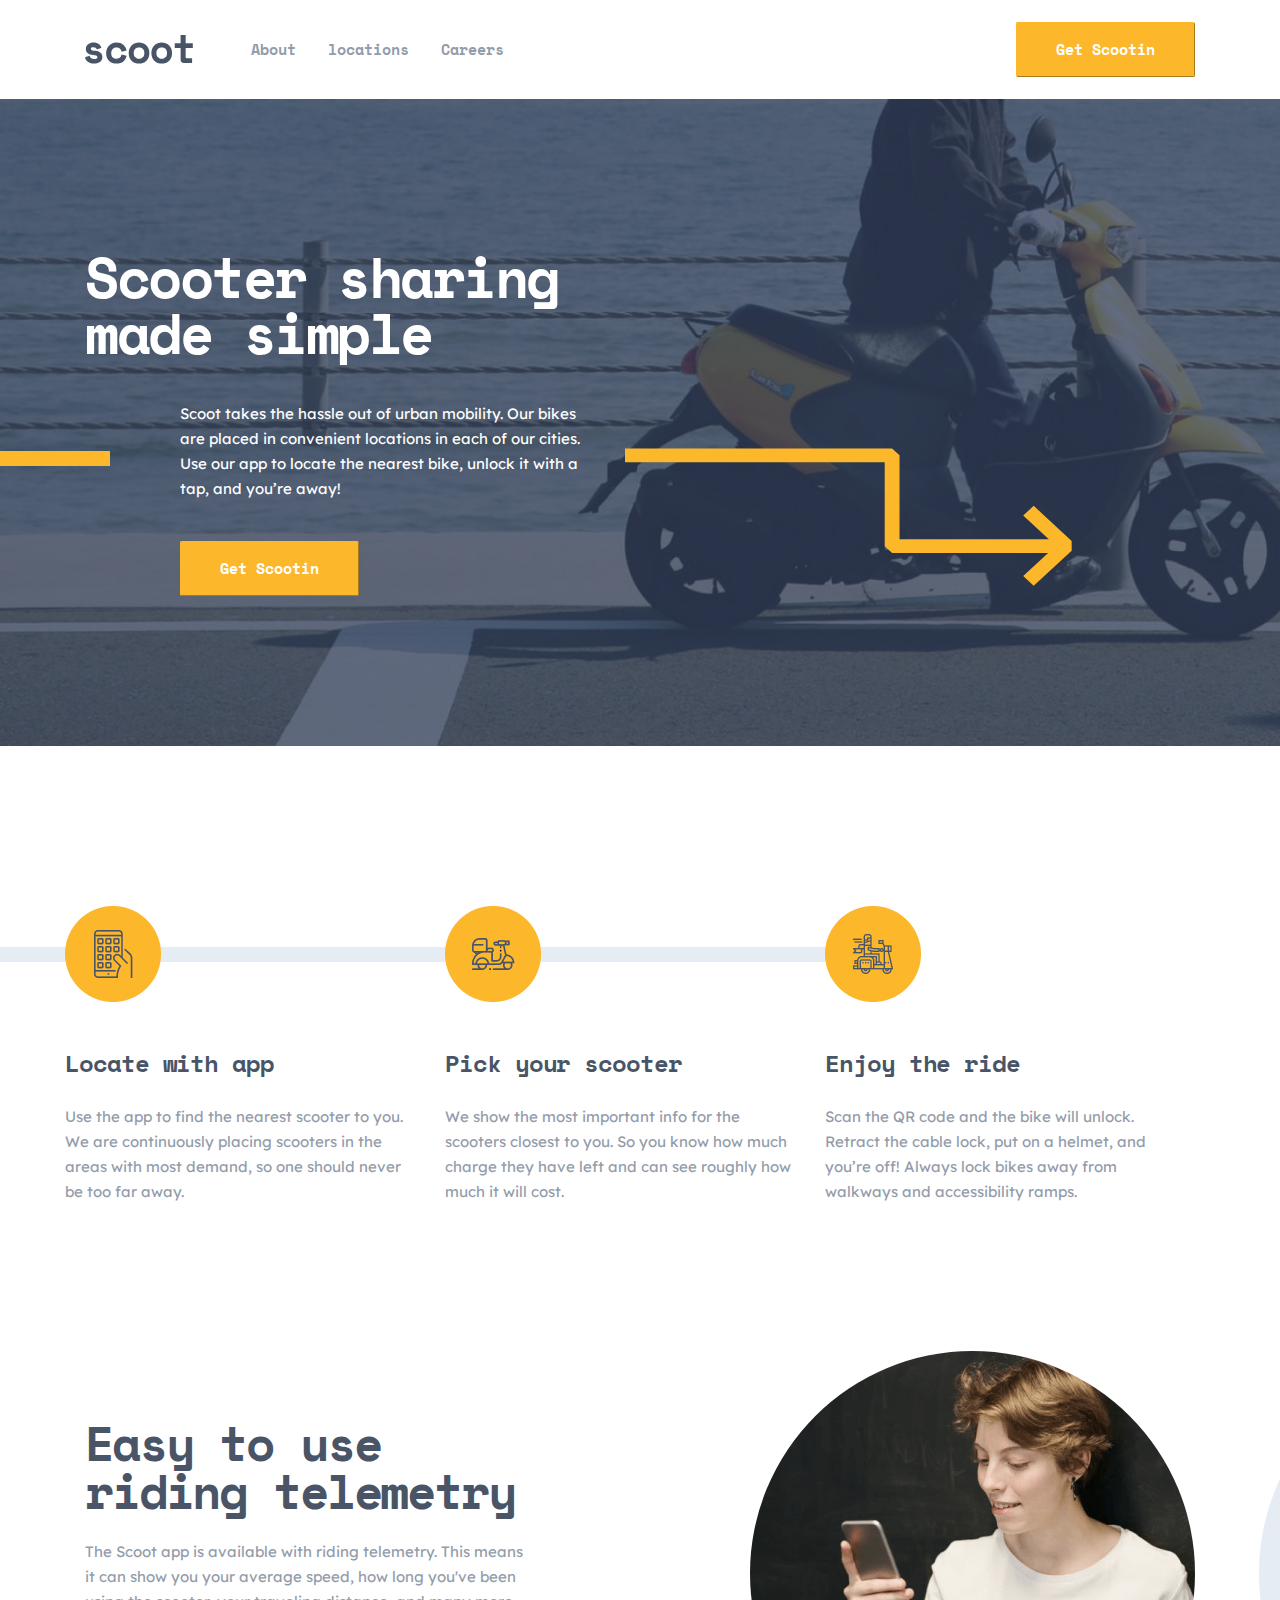
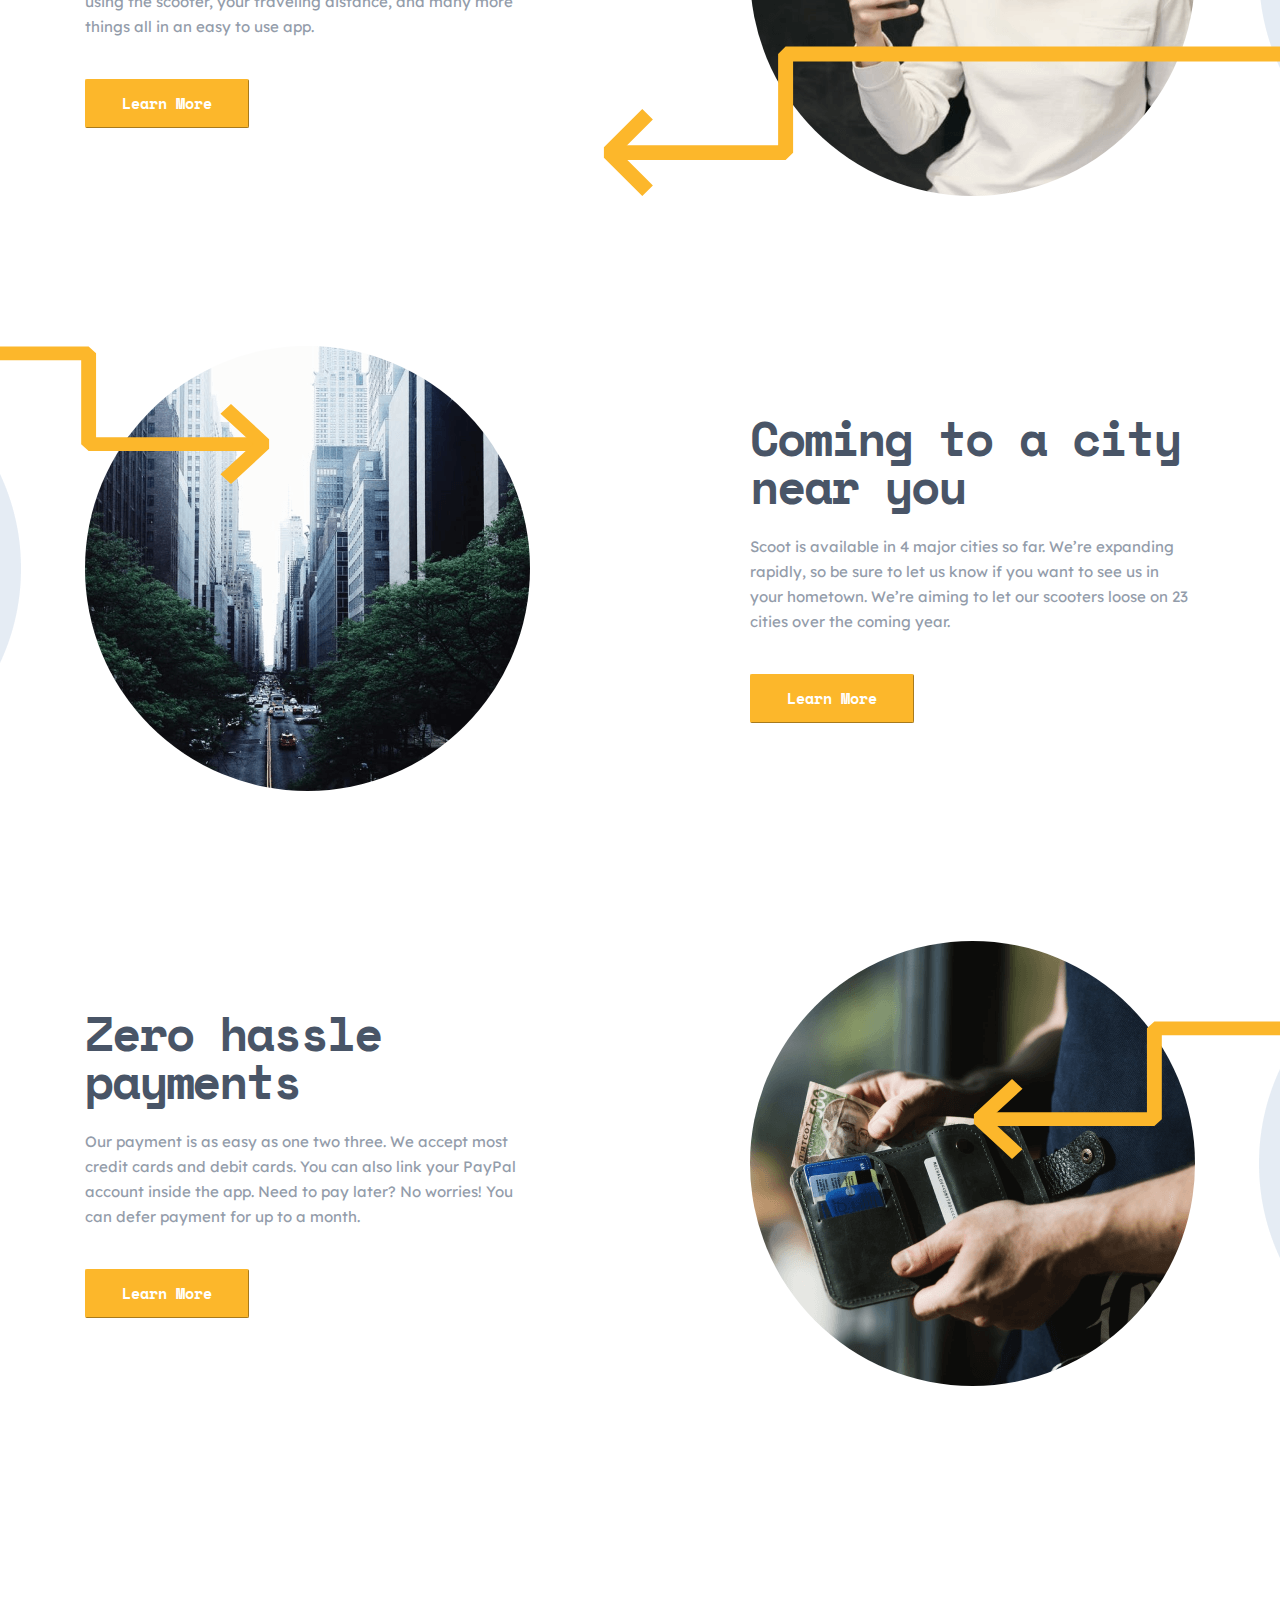
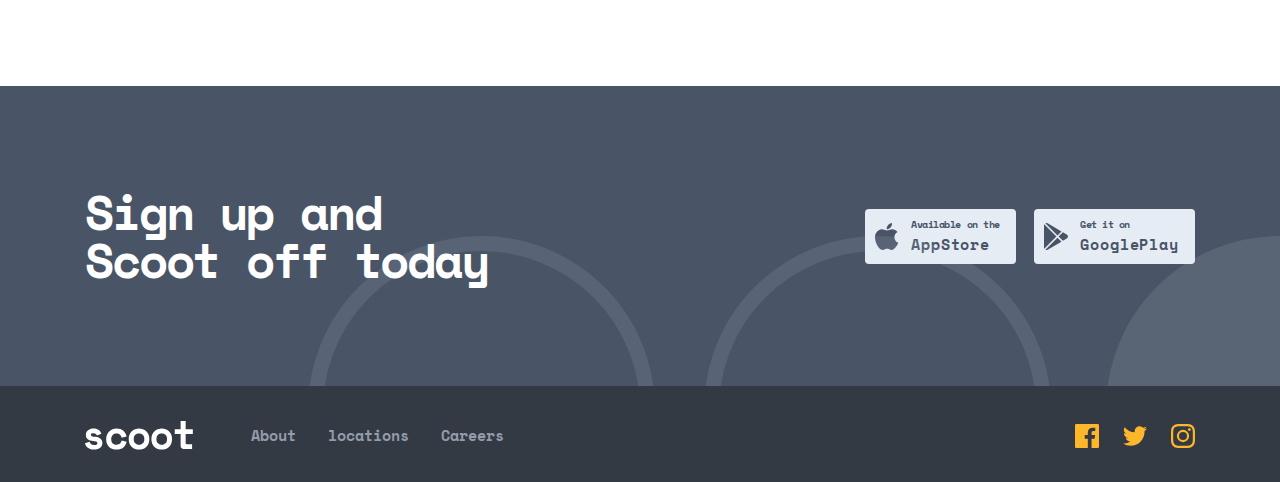
<file: index.html>
<!DOCTYPE html>
<html lang="en">
<head>
    <meta charset="UTF-8">
    <meta http-equiv="X-UA-Compatible" content="IE=edge">
    <meta name="viewport" content="width=device-width, initial-scale=1.0">
    <title>scoot</title>
    <link rel="stylesheet" href="./css/normalize.css">
    <link rel="stylesheet" href="./fonts/stylesheet.css">
    <link rel="stylesheet" href="./css/main.css">
</head>
<body>
    <!-- HEADER -->
    <div class="header">
        <div class="container header__container">
            <button>
                <img class="burger__btn-img" src="./images/svg/burger.svg" alt="burger btn" width="19.69" height="16">
            </button>
            <a class="site-logo" href="./index.html">
            <svg width="108" height="29" viewBox="0 0 108 29" fill="none" xmlns="http://www.w3.org/2000/svg">
    <path id="scoot" fill-rule="evenodd" clip-rule="evenodd" d="M107.097 23.2V28H98.6971C97.7905 28 97.0505 27.7067 96.4771 27.12C95.9038 26.5333 95.6171 25.7867 95.6171 24.88V12.96H89.7371V8.16H95.6171V0H100.657V8.16H107.817V12.96H100.657V22C100.657 22.8 101.017 23.2 101.737 23.2H107.097ZM9.12 28.56C11.7333 28.56 13.76 27.9733 15.2 26.8C16.64 25.6267 17.36 24.0533 17.36 22.08V21.84C17.36 20.0533 16.72 18.66 15.44 17.66C14.16 16.66 12.5067 16.0533 10.48 15.84C8.72 15.6533 7.50667 15.42 6.84 15.14C6.17333 14.86 5.84 14.4 5.84 13.76C5.84 13.3067 6.05333 12.9267 6.48 12.62C6.90667 12.3133 7.54667 12.16 8.4 12.16C9.33333 12.16 10.0933 12.3667 10.68 12.78C11.2667 13.1933 11.68 13.76 11.92 14.48L16.48 12.64C16.2667 12.08 15.96 11.5 15.56 10.9C15.16 10.3 14.64 9.75333 14 9.26C13.36 8.76667 12.58 8.36667 11.66 8.06C10.74 7.75333 9.65333 7.6 8.4 7.6C7.44 7.6 6.50667 7.73333 5.6 8C4.69333 8.26667 3.89333 8.66 3.2 9.18C2.50667 9.7 1.94667 10.3333 1.52 11.08C1.09333 11.8267 0.88 12.6933 0.88 13.68V13.92C0.88 15.8133 1.54 17.2467 2.86 18.22C4.18 19.1933 5.96 19.7733 8.2 19.96C9.02667 20.04 9.71333 20.1467 10.26 20.28C10.8067 20.4133 11.24 20.58 11.56 20.78C11.88 20.98 12.1 21.1933 12.22 21.42C12.34 21.6467 12.4 21.8933 12.4 22.16C12.4 22.6133 12.1667 23.0333 11.7 23.42C11.2333 23.8067 10.3733 24 9.12 24C7.70667 24 6.66 23.68 5.98 23.04C5.3 22.4 4.85333 21.6533 4.64 20.8L0 22.32C0.133333 23.0133 0.393333 23.7267 0.78 24.46C1.16667 25.1933 1.72 25.86 2.44 26.46C3.16 27.06 4.06667 27.56 5.16 27.96C6.25333 28.36 7.57333 28.56 9.12 28.56ZM31.5743 28.56C34.401 28.56 36.661 27.84 38.3543 26.4C40.0476 24.96 41.121 23.0667 41.5743 20.72L36.6143 19.48C36.3743 20.7867 35.8476 21.8267 35.0343 22.6C34.221 23.3733 33.041 23.76 31.4943 23.76C30.7743 23.76 30.0943 23.6467 29.4543 23.42C28.8143 23.1933 28.2543 22.8533 27.7743 22.4C27.2943 21.9467 26.9143 21.38 26.6343 20.7C26.3543 20.02 26.2143 19.24 26.2143 18.36V18.12C26.2143 17.24 26.3543 16.4467 26.6343 15.74C26.9143 15.0333 27.2943 14.4333 27.7743 13.94C28.2543 13.4467 28.8143 13.0667 29.4543 12.8C30.0943 12.5333 30.7743 12.4 31.4943 12.4C33.041 12.4 34.241 12.8267 35.0943 13.68C35.9476 14.5333 36.4543 15.5467 36.6143 16.72L41.5743 15.44C41.121 13.0933 40.0343 11.2 38.3143 9.76C36.5943 8.32 34.3476 7.6 31.5743 7.6C30.1343 7.6 28.781 7.84 27.5143 8.32C26.2476 8.8 25.141 9.49333 24.1943 10.4C23.2476 11.3067 22.5076 12.4 21.9743 13.68C21.441 14.96 21.1743 16.4 21.1743 18V18.48C21.1743 20.08 21.441 21.5067 21.9743 22.76C22.5076 24.0133 23.241 25.0667 24.1743 25.92C25.1076 26.7733 26.2076 27.4267 27.4743 27.88C28.741 28.3333 30.1076 28.56 31.5743 28.56ZM57.9286 27.88C56.6886 28.3333 55.3886 28.56 54.0286 28.56C52.6686 28.56 51.3686 28.3333 50.1286 27.88C48.8886 27.4267 47.7886 26.7667 46.8286 25.9C45.8686 25.0333 45.1086 23.9667 44.5486 22.7C43.9886 21.4333 43.7086 19.9733 43.7086 18.32V17.84C43.7086 16.2133 43.9886 14.7667 44.5486 13.5C45.1086 12.2333 45.8686 11.16 46.8286 10.28C47.7886 9.4 48.8886 8.73333 50.1286 8.28C51.3686 7.82667 52.6686 7.6 54.0286 7.6C55.3886 7.6 56.6886 7.82667 57.9286 8.28C59.1686 8.73333 60.2686 9.4 61.2286 10.28C62.1886 11.16 62.9486 12.2333 63.5086 13.5C64.0686 14.7667 64.3486 16.2133 64.3486 17.84V18.32C64.3486 19.9733 64.0686 21.4333 63.5086 22.7C62.9486 23.9667 62.1886 25.0333 61.2286 25.9C60.2686 26.7667 59.1686 27.4267 57.9286 27.88ZM54.0286 23.76C53.3086 23.76 52.6286 23.64 51.9886 23.4C51.3486 23.16 50.7886 22.8133 50.3086 22.36C49.8286 21.9067 49.4486 21.3533 49.1686 20.7C48.8886 20.0467 48.7486 19.3067 48.7486 18.48V17.68C48.7486 16.8533 48.8886 16.1133 49.1686 15.46C49.4486 14.8067 49.8286 14.2533 50.3086 13.8C50.7886 13.3467 51.3486 13 51.9886 12.76C52.6286 12.52 53.3086 12.4 54.0286 12.4C54.7486 12.4 55.4286 12.52 56.0686 12.76C56.7086 13 57.2686 13.3467 57.7486 13.8C58.2286 14.2533 58.6086 14.8067 58.8886 15.46C59.1686 16.1133 59.3086 16.8533 59.3086 17.68V18.48C59.3086 19.3067 59.1686 20.0467 58.8886 20.7C58.6086 21.3533 58.2286 21.9067 57.7486 22.36C57.2686 22.8133 56.7086 23.16 56.0686 23.4C55.4286 23.64 54.7486 23.76 54.0286 23.76ZM80.6229 27.88C79.3829 28.3333 78.0829 28.56 76.7229 28.56C75.3629 28.56 74.0629 28.3333 72.8229 27.88C71.5829 27.4267 70.4829 26.7667 69.5229 25.9C68.5629 25.0333 67.8029 23.9667 67.2429 22.7C66.6829 21.4333 66.4029 19.9733 66.4029 18.32V17.84C66.4029 16.2133 66.6829 14.7667 67.2429 13.5C67.8029 12.2333 68.5629 11.16 69.5229 10.28C70.4829 9.4 71.5829 8.73333 72.8229 8.28C74.0629 7.82667 75.3629 7.6 76.7229 7.6C78.0829 7.6 79.3829 7.82667 80.6229 8.28C81.8629 8.73333 82.9629 9.4 83.9229 10.28C84.8829 11.16 85.6429 12.2333 86.2029 13.5C86.7629 14.7667 87.0429 16.2133 87.0429 17.84V18.32C87.0429 19.9733 86.7629 21.4333 86.2029 22.7C85.6429 23.9667 84.8829 25.0333 83.9229 25.9C82.9629 26.7667 81.8629 27.4267 80.6229 27.88ZM76.7229 23.76C76.0029 23.76 75.3229 23.64 74.6829 23.4C74.0429 23.16 73.4829 22.8133 73.0029 22.36C72.5229 21.9067 72.1429 21.3533 71.8629 20.7C71.5829 20.0467 71.4429 19.3067 71.4429 18.48V17.68C71.4429 16.8533 71.5829 16.1133 71.8629 15.46C72.1429 14.8067 72.5229 14.2533 73.0029 13.8C73.4829 13.3467 74.0429 13 74.6829 12.76C75.3229 12.52 76.0029 12.4 76.7229 12.4C77.4429 12.4 78.1229 12.52 78.7629 12.76C79.4029 13 79.9629 13.3467 80.4429 13.8C80.9229 14.2533 81.3029 14.8067 81.5829 15.46C81.8629 16.1133 82.0029 16.8533 82.0029 17.68V18.48C82.0029 19.3067 81.8629 20.0467 81.5829 20.7C81.3029 21.3533 80.9229 21.9067 80.4429 22.36C79.9629 22.8133 79.4029 23.16 78.7629 23.4C78.1229 23.64 77.4429 23.76 76.7229 23.76Z" fill="#495567"/>
            </svg>
            </a>
            <div class="sitenav header__nav">
                <ul>
                    <li>
                        <a href="about.html">About</a>
                    </li>
                    <li>
                        <a href="locations.html">locations</a>
                    </li>
                    <li>
                        <a href="careers.html">Careers</a>
                    </li>
                </ul>
            </div>
            <a class="header__btn" href="#">Get Scootin</a>
        </div>
    </div>
    <!-- HEADER END -->

    <!-- HOME SECTION -->
    <div class="home__section">
        <div class="container">
        <div class="home__section-text-wrapper">
            <h1>Scooter sharing  made simple</h1>
            <div class="home__section-wrapper">
            <p>Scoot takes the hassle out of urban mobility. Our bikes are placed in convenient locations in each of our cities. Use our app to locate the nearest bike, unlock it with a tap, and you’re away! <span></span></p>
            <a class="home__section-btn" href="#">Get Scootin</a>
            </div>
            <img class="home__section-arrow" src="./images/svg/arrow.svg" aria-hidden="true" width="447" height="138">
        </div>
    </div>
    </div>
    <!-- HOME SECTION END -->
    
    <!-- FEUTURES HOME -->
    <div class="feutures-home">
    <div class="container feutures-home__container">
        <ul>
            <li>
                <img class="feutures-home__img" src="./images/png/phone.png" srcset="./images/png/phone.png 1x, ./images/png/phone@2x.png 2x" alt="phone img" width="96" height="96">
                <div>
                    <h4>Locate with app</h4>
                    <p class="feutures-home__text">Use the app to find the nearest scooter to you. We are continuously placing scooters in the areas with most demand, so one should never be too far away. </p>
                </div>
            </li>
            <li>
                <img class="feutures-home__img" src="./images/png/scooter.png" srcset="./images/png/scooter.png 1x,./images/png/scooter@2x.png 2x" alt="scooter img" width="96" height="96">
                <div>
                    <h4>Pick your scooter</h4>
                    <p class="feutures-home__text">
                        We show the most important info for the scooters closest to you. So you know how much charge they have left and can see roughly how much it will cost.
                    </p>
                </div>
            </li>
            <li>
                <span></span>
                <img class="feutures-home__img" src="./images/png/driver.png" srcset="./images/png/driver.png 1x,./images/png/driver@2x.png 2x" alt="driver img" width="96" height="96">
                <div>
                    <h4>Enjoy the ride</h4>
                    <p class="feutures-home__text">
                        Scan the QR code and the bike will unlock. Retract the cable lock, put on a helmet, and you’re off! Always lock bikes away from walkways and accessibility ramps.
                    </p>
                </div>
            </li>
        </ul>
    </div>
</div>
    <!-- FEUTURES HOME END -->

    <!-- INFO SECTION -->
    <div class="info">
        <div class="container">
        <ul>
            <li>
                <div class="info__item-text-wrapper">
                    <h2>Easy to use
                    riding telemetry</h2>
                    <p>The Scoot app is available with riding telemetry. This means it can show you your average speed, how long you've been using the scooter, your traveling distance, and many more things all in an easy to use app.</p>
                    <a class="info__btn" href="#">Learn More</a>
                </div>
            <div class="info__item-img-wrapper">
                <img class="info__image" src="./images/png/girl.png" srcset="./images/png/girl.png 1x,./images/png/girl@2x.png 2x" alt="girl image" width="445" height="445">
                <img class="around-img" src="./images/png/Mask.png" alt="around-img" width="445" height="445">
                <img class="info__arrow-img" src="./images/svg/info-left-arrow.svg" alt="left arrow" width="740" height="150" >
            </div>
            </li>
            <li>
                <div class="info__item-text-wrapper">
                    <h2>Coming to a city near you</h2>
                    <p>Scoot is available in 4 major cities so far. We’re expanding rapidly, so be sure to let us know if you want to see us in your hometown. We’re aiming to let our scooters loose on 23 cities over the coming year.</p>
                    <a class="info__btn" href="#">Learn More</a>
                </div>
            <div class="info__item-img-wrapper">
                <img class="info__image" src="./images/png/city.png" srcset="./images/png/city.png 1x,./images/png/city@2x.png 2x" alt="city image" width="445" height="445">
                <img class="around-img" src="./images/png/Mask.png" alt="around-img" width="445" height="445">
                <img class="info__arrow-right-img" src="./images/svg/info-right-arrow.svg" alt="right arrow" width="735" height="138" >
            </div>
            </li>
            <li>
                <div class="info__item-text-wrapper">
                    <h2>Zero hassle payments</h2>
                    <p>Our payment is as easy as one two three. We accept most credit cards and debit cards. You can also link your PayPal account inside the app. Need to pay later? No worries! You can defer payment for up to a month.</p>
                    <a class="info__btn" href="#">Learn More</a>
                </div>         
            <div class="info__item-img-wrapper">
                <img class="info__image" src="./images/png/money.png" srcset="./images/png/money.png 1x,./images/png/money@2x.png 2x" alt="money image" width="445" height="445">
                <img class="around-img" src="./images/png/Mask.png" alt="around-img" width="445" height="445">
                <img class="info__arrow-img" src="./images/svg/info-left-arrow.svg" alt="left arrow" width="735" height="138" >
            </div>
            </li>
        </ul>
        </div>
    </div>
    <!-- INFO SECTION END -->

    <!-- SIGN-UP SECTION -->
    <div class="sign-up">
        <div class="container">
            <h2 class="sign-up__title">Sign up and Scoot off today</h2>
            <div class="sign-up__btn-wrapper">
                <a class="sign-up__btn" href="#">
                    <img class="sign-up__img" src="./images/svg/apple.svg" alt="apple-logo" width="24.27" height="28" >
                    <div>
                        <span>Available on the</span>
                        <span>AppStore</span>
                    </div>
                </a>
                <a class="sign-up__btn" href="#">
                    <img class="sign-up__img" src="./images/svg/google-play.svg" alt="google play-logo" width="23.09" height="28" >
                    <div>
                        <span>Get it on</span>
                        <span>GooglePlay</span>
                    </div>
                </a>
            </div>
        </div>
        <span class="sign-up__round sign-up__round-one" ></span>
        <span class="sign-up__round sign-up__round-two" ></span>
        <span class="sign-up__round sign-up__round-three" ></span>
    </div>
    <!-- SIGN-UP SECTION END -->

    <!-- FOOTER SECTION -->
    <div class="footer">
        <div class="container">
            <a class="site-logo" href="./index.html">
                <svg width="108" height="29" viewBox="0 0 108 29" fill="none" xmlns="http://www.w3.org/2000/svg">
        <path id="scoot" fill-rule="evenodd" clip-rule="evenodd" d="M107.097 23.2V28H98.6971C97.7905 28 97.0505 27.7067 96.4771 27.12C95.9038 26.5333 95.6171 25.7867 95.6171 24.88V12.96H89.7371V8.16H95.6171V0H100.657V8.16H107.817V12.96H100.657V22C100.657 22.8 101.017 23.2 101.737 23.2H107.097ZM9.12 28.56C11.7333 28.56 13.76 27.9733 15.2 26.8C16.64 25.6267 17.36 24.0533 17.36 22.08V21.84C17.36 20.0533 16.72 18.66 15.44 17.66C14.16 16.66 12.5067 16.0533 10.48 15.84C8.72 15.6533 7.50667 15.42 6.84 15.14C6.17333 14.86 5.84 14.4 5.84 13.76C5.84 13.3067 6.05333 12.9267 6.48 12.62C6.90667 12.3133 7.54667 12.16 8.4 12.16C9.33333 12.16 10.0933 12.3667 10.68 12.78C11.2667 13.1933 11.68 13.76 11.92 14.48L16.48 12.64C16.2667 12.08 15.96 11.5 15.56 10.9C15.16 10.3 14.64 9.75333 14 9.26C13.36 8.76667 12.58 8.36667 11.66 8.06C10.74 7.75333 9.65333 7.6 8.4 7.6C7.44 7.6 6.50667 7.73333 5.6 8C4.69333 8.26667 3.89333 8.66 3.2 9.18C2.50667 9.7 1.94667 10.3333 1.52 11.08C1.09333 11.8267 0.88 12.6933 0.88 13.68V13.92C0.88 15.8133 1.54 17.2467 2.86 18.22C4.18 19.1933 5.96 19.7733 8.2 19.96C9.02667 20.04 9.71333 20.1467 10.26 20.28C10.8067 20.4133 11.24 20.58 11.56 20.78C11.88 20.98 12.1 21.1933 12.22 21.42C12.34 21.6467 12.4 21.8933 12.4 22.16C12.4 22.6133 12.1667 23.0333 11.7 23.42C11.2333 23.8067 10.3733 24 9.12 24C7.70667 24 6.66 23.68 5.98 23.04C5.3 22.4 4.85333 21.6533 4.64 20.8L0 22.32C0.133333 23.0133 0.393333 23.7267 0.78 24.46C1.16667 25.1933 1.72 25.86 2.44 26.46C3.16 27.06 4.06667 27.56 5.16 27.96C6.25333 28.36 7.57333 28.56 9.12 28.56ZM31.5743 28.56C34.401 28.56 36.661 27.84 38.3543 26.4C40.0476 24.96 41.121 23.0667 41.5743 20.72L36.6143 19.48C36.3743 20.7867 35.8476 21.8267 35.0343 22.6C34.221 23.3733 33.041 23.76 31.4943 23.76C30.7743 23.76 30.0943 23.6467 29.4543 23.42C28.8143 23.1933 28.2543 22.8533 27.7743 22.4C27.2943 21.9467 26.9143 21.38 26.6343 20.7C26.3543 20.02 26.2143 19.24 26.2143 18.36V18.12C26.2143 17.24 26.3543 16.4467 26.6343 15.74C26.9143 15.0333 27.2943 14.4333 27.7743 13.94C28.2543 13.4467 28.8143 13.0667 29.4543 12.8C30.0943 12.5333 30.7743 12.4 31.4943 12.4C33.041 12.4 34.241 12.8267 35.0943 13.68C35.9476 14.5333 36.4543 15.5467 36.6143 16.72L41.5743 15.44C41.121 13.0933 40.0343 11.2 38.3143 9.76C36.5943 8.32 34.3476 7.6 31.5743 7.6C30.1343 7.6 28.781 7.84 27.5143 8.32C26.2476 8.8 25.141 9.49333 24.1943 10.4C23.2476 11.3067 22.5076 12.4 21.9743 13.68C21.441 14.96 21.1743 16.4 21.1743 18V18.48C21.1743 20.08 21.441 21.5067 21.9743 22.76C22.5076 24.0133 23.241 25.0667 24.1743 25.92C25.1076 26.7733 26.2076 27.4267 27.4743 27.88C28.741 28.3333 30.1076 28.56 31.5743 28.56ZM57.9286 27.88C56.6886 28.3333 55.3886 28.56 54.0286 28.56C52.6686 28.56 51.3686 28.3333 50.1286 27.88C48.8886 27.4267 47.7886 26.7667 46.8286 25.9C45.8686 25.0333 45.1086 23.9667 44.5486 22.7C43.9886 21.4333 43.7086 19.9733 43.7086 18.32V17.84C43.7086 16.2133 43.9886 14.7667 44.5486 13.5C45.1086 12.2333 45.8686 11.16 46.8286 10.28C47.7886 9.4 48.8886 8.73333 50.1286 8.28C51.3686 7.82667 52.6686 7.6 54.0286 7.6C55.3886 7.6 56.6886 7.82667 57.9286 8.28C59.1686 8.73333 60.2686 9.4 61.2286 10.28C62.1886 11.16 62.9486 12.2333 63.5086 13.5C64.0686 14.7667 64.3486 16.2133 64.3486 17.84V18.32C64.3486 19.9733 64.0686 21.4333 63.5086 22.7C62.9486 23.9667 62.1886 25.0333 61.2286 25.9C60.2686 26.7667 59.1686 27.4267 57.9286 27.88ZM54.0286 23.76C53.3086 23.76 52.6286 23.64 51.9886 23.4C51.3486 23.16 50.7886 22.8133 50.3086 22.36C49.8286 21.9067 49.4486 21.3533 49.1686 20.7C48.8886 20.0467 48.7486 19.3067 48.7486 18.48V17.68C48.7486 16.8533 48.8886 16.1133 49.1686 15.46C49.4486 14.8067 49.8286 14.2533 50.3086 13.8C50.7886 13.3467 51.3486 13 51.9886 12.76C52.6286 12.52 53.3086 12.4 54.0286 12.4C54.7486 12.4 55.4286 12.52 56.0686 12.76C56.7086 13 57.2686 13.3467 57.7486 13.8C58.2286 14.2533 58.6086 14.8067 58.8886 15.46C59.1686 16.1133 59.3086 16.8533 59.3086 17.68V18.48C59.3086 19.3067 59.1686 20.0467 58.8886 20.7C58.6086 21.3533 58.2286 21.9067 57.7486 22.36C57.2686 22.8133 56.7086 23.16 56.0686 23.4C55.4286 23.64 54.7486 23.76 54.0286 23.76ZM80.6229 27.88C79.3829 28.3333 78.0829 28.56 76.7229 28.56C75.3629 28.56 74.0629 28.3333 72.8229 27.88C71.5829 27.4267 70.4829 26.7667 69.5229 25.9C68.5629 25.0333 67.8029 23.9667 67.2429 22.7C66.6829 21.4333 66.4029 19.9733 66.4029 18.32V17.84C66.4029 16.2133 66.6829 14.7667 67.2429 13.5C67.8029 12.2333 68.5629 11.16 69.5229 10.28C70.4829 9.4 71.5829 8.73333 72.8229 8.28C74.0629 7.82667 75.3629 7.6 76.7229 7.6C78.0829 7.6 79.3829 7.82667 80.6229 8.28C81.8629 8.73333 82.9629 9.4 83.9229 10.28C84.8829 11.16 85.6429 12.2333 86.2029 13.5C86.7629 14.7667 87.0429 16.2133 87.0429 17.84V18.32C87.0429 19.9733 86.7629 21.4333 86.2029 22.7C85.6429 23.9667 84.8829 25.0333 83.9229 25.9C82.9629 26.7667 81.8629 27.4267 80.6229 27.88ZM76.7229 23.76C76.0029 23.76 75.3229 23.64 74.6829 23.4C74.0429 23.16 73.4829 22.8133 73.0029 22.36C72.5229 21.9067 72.1429 21.3533 71.8629 20.7C71.5829 20.0467 71.4429 19.3067 71.4429 18.48V17.68C71.4429 16.8533 71.5829 16.1133 71.8629 15.46C72.1429 14.8067 72.5229 14.2533 73.0029 13.8C73.4829 13.3467 74.0429 13 74.6829 12.76C75.3229 12.52 76.0029 12.4 76.7229 12.4C77.4429 12.4 78.1229 12.52 78.7629 12.76C79.4029 13 79.9629 13.3467 80.4429 13.8C80.9229 14.2533 81.3029 14.8067 81.5829 15.46C81.8629 16.1133 82.0029 16.8533 82.0029 17.68V18.48C82.0029 19.3067 81.8629 20.0467 81.5829 20.7C81.3029 21.3533 80.9229 21.9067 80.4429 22.36C79.9629 22.8133 79.4029 23.16 78.7629 23.4C78.1229 23.64 77.4429 23.76 76.7229 23.76Z" fill="#fff"/>
            </svg></a>
            <div class="sitenav footer__nav">
                <ul>
                    <li>
                        <a href="about.html">About</a>
                    </li>
                    <li>
                        <a href="locations.html">locations</a>
                    </li>
                    <li>
                        <a href="careers.html">Careers</a>
                    </li>
                </ul>
            </div>
        <ul class="footer__social-media">
            <li><a href="#">
                <svg width="24" height="24" fill="none" xmlns="http://www.w3.org/2000/svg"><path d="M22.675 0H1.325C.593 0 0 .593 0 1.325v21.351C0 23.407.593 24 1.325 24H12.82v-9.294H9.692v-3.622h3.128V8.413c0-3.1 1.893-4.788 4.659-4.788 1.325 0 2.463.099 2.795.143v3.24l-1.918.001c-1.504 0-1.795.715-1.795 1.763v2.313h3.587l-.467 3.622h-3.12V24h6.116c.73 0 1.323-.593 1.323-1.325V1.325C24 .593 23.407 0 22.675 0Z" fill="#FCB72B"/></svg>
            </a></li>
            <li><a href="#">
                <svg width="24" height="20" fill="none" xmlns="http://www.w3.org/2000/svg"><path d="M24 2.557a9.83 9.83 0 0 1-2.828.775A4.932 4.932 0 0 0 23.337.608a9.864 9.864 0 0 1-3.127 1.195A4.916 4.916 0 0 0 16.616.248c-3.179 0-5.515 2.966-4.797 6.045A13.978 13.978 0 0 1 1.671 1.149a4.93 4.93 0 0 0 1.523 6.574 4.903 4.903 0 0 1-2.229-.616c-.054 2.281 1.581 4.415 3.949 4.89a4.935 4.935 0 0 1-2.224.084 4.928 4.928 0 0 0 4.6 3.419A9.9 9.9 0 0 1 0 17.54a13.94 13.94 0 0 0 7.548 2.212c9.142 0 14.307-7.721 13.995-14.646A10.025 10.025 0 0 0 24 2.557Z" fill="#FCB72B"/></svg>
            </a></li>
            <li><a href="#">
                <svg width="24" height="24" fill="none" xmlns="http://www.w3.org/2000/svg"><path fill-rule="evenodd" clip-rule="evenodd" d="M12 0C8.741 0 8.333.014 7.053.072 2.695.272.273 2.69.073 7.052.014 8.333 0 8.741 0 12c0 3.259.014 3.668.072 4.948.2 4.358 2.618 6.78 6.98 6.98C8.333 23.986 8.741 24 12 24c3.259 0 3.668-.014 4.948-.072 4.354-.2 6.782-2.618 6.979-6.98.059-1.28.073-1.689.073-4.948 0-3.259-.014-3.667-.072-4.947-.196-4.354-2.617-6.78-6.979-6.98C15.668.014 15.259 0 12 0Zm0 2.163c3.204 0 3.584.012 4.85.07 3.252.148 4.771 1.691 4.919 4.919.058 1.265.069 1.645.069 4.849 0 3.205-.012 3.584-.069 4.849-.149 3.225-1.664 4.771-4.919 4.919-1.266.058-1.644.07-4.85.07-3.204 0-3.584-.012-4.849-.07-3.26-.149-4.771-1.699-4.919-4.92-.058-1.265-.07-1.644-.07-4.849 0-3.204.013-3.583.07-4.849.149-3.227 1.664-4.771 4.919-4.919 1.266-.057 1.645-.069 4.849-.069ZM5.838 12a6.162 6.162 0 1 1 12.324 0 6.162 6.162 0 0 1-12.324 0ZM12 16a4 4 0 1 1 0-8 4 4 0 0 1 0 8Zm4.965-10.405a1.44 1.44 0 1 1 2.881.001 1.44 1.44 0 0 1-2.881-.001Z" fill="#FCB72B"/></svg> 
            </a></li>
        </ul>
    </div>
    </div>
    <!-- FOOTER SECTION END -->

</body>
</html>
</file>
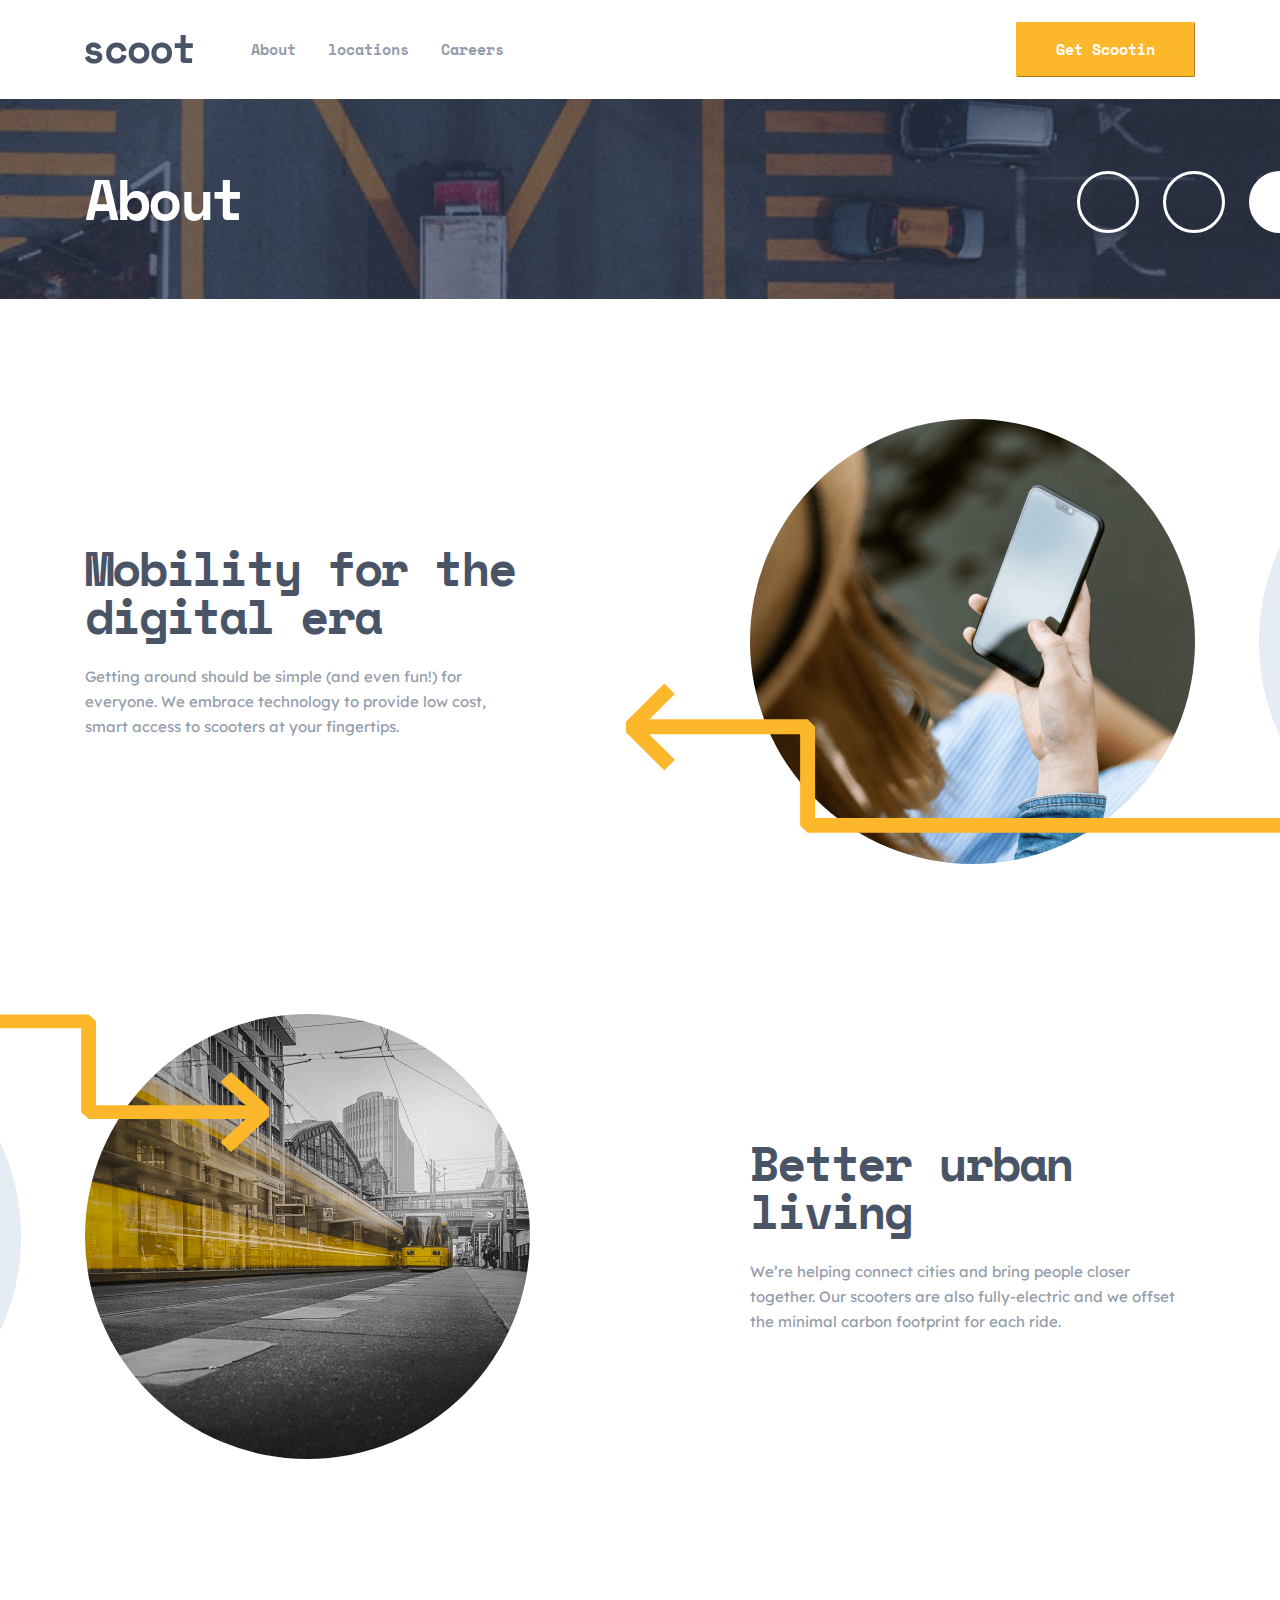
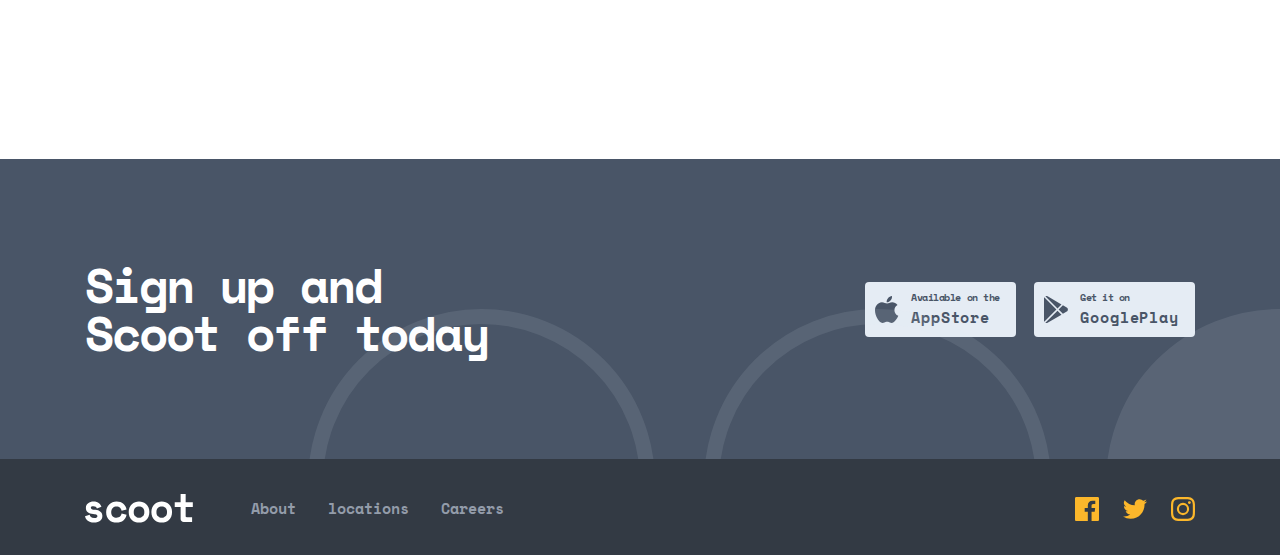
<file: about.html>
<!DOCTYPE html>
<html lang="en">
<head>
    <meta charset="UTF-8">
    <meta http-equiv="X-UA-Compatible" content="IE=edge">
    <meta name="viewport" content="width=device-width, initial-scale=1.0">
    <title>scoot</title>
    <link rel="stylesheet" href="./css/normalize.css">
    <link rel="stylesheet" href="./fonts/stylesheet.css">
    <link rel="stylesheet" href="./css/main.css">
</head>
<body>
    <!-- HEADER -->
    <div class="header">
        <div class="container header__container">
            <button>
                <img class="burger__btn-img" src="./images/svg/burger.svg" alt="burger btn" width="19.69" height="16">
            </button>
            <a class="site-logo" href="./index.html">
            <svg width="108" height="29" viewBox="0 0 108 29" fill="none" xmlns="http://www.w3.org/2000/svg">
    <path id="scoot" fill-rule="evenodd" clip-rule="evenodd" d="M107.097 23.2V28H98.6971C97.7905 28 97.0505 27.7067 96.4771 27.12C95.9038 26.5333 95.6171 25.7867 95.6171 24.88V12.96H89.7371V8.16H95.6171V0H100.657V8.16H107.817V12.96H100.657V22C100.657 22.8 101.017 23.2 101.737 23.2H107.097ZM9.12 28.56C11.7333 28.56 13.76 27.9733 15.2 26.8C16.64 25.6267 17.36 24.0533 17.36 22.08V21.84C17.36 20.0533 16.72 18.66 15.44 17.66C14.16 16.66 12.5067 16.0533 10.48 15.84C8.72 15.6533 7.50667 15.42 6.84 15.14C6.17333 14.86 5.84 14.4 5.84 13.76C5.84 13.3067 6.05333 12.9267 6.48 12.62C6.90667 12.3133 7.54667 12.16 8.4 12.16C9.33333 12.16 10.0933 12.3667 10.68 12.78C11.2667 13.1933 11.68 13.76 11.92 14.48L16.48 12.64C16.2667 12.08 15.96 11.5 15.56 10.9C15.16 10.3 14.64 9.75333 14 9.26C13.36 8.76667 12.58 8.36667 11.66 8.06C10.74 7.75333 9.65333 7.6 8.4 7.6C7.44 7.6 6.50667 7.73333 5.6 8C4.69333 8.26667 3.89333 8.66 3.2 9.18C2.50667 9.7 1.94667 10.3333 1.52 11.08C1.09333 11.8267 0.88 12.6933 0.88 13.68V13.92C0.88 15.8133 1.54 17.2467 2.86 18.22C4.18 19.1933 5.96 19.7733 8.2 19.96C9.02667 20.04 9.71333 20.1467 10.26 20.28C10.8067 20.4133 11.24 20.58 11.56 20.78C11.88 20.98 12.1 21.1933 12.22 21.42C12.34 21.6467 12.4 21.8933 12.4 22.16C12.4 22.6133 12.1667 23.0333 11.7 23.42C11.2333 23.8067 10.3733 24 9.12 24C7.70667 24 6.66 23.68 5.98 23.04C5.3 22.4 4.85333 21.6533 4.64 20.8L0 22.32C0.133333 23.0133 0.393333 23.7267 0.78 24.46C1.16667 25.1933 1.72 25.86 2.44 26.46C3.16 27.06 4.06667 27.56 5.16 27.96C6.25333 28.36 7.57333 28.56 9.12 28.56ZM31.5743 28.56C34.401 28.56 36.661 27.84 38.3543 26.4C40.0476 24.96 41.121 23.0667 41.5743 20.72L36.6143 19.48C36.3743 20.7867 35.8476 21.8267 35.0343 22.6C34.221 23.3733 33.041 23.76 31.4943 23.76C30.7743 23.76 30.0943 23.6467 29.4543 23.42C28.8143 23.1933 28.2543 22.8533 27.7743 22.4C27.2943 21.9467 26.9143 21.38 26.6343 20.7C26.3543 20.02 26.2143 19.24 26.2143 18.36V18.12C26.2143 17.24 26.3543 16.4467 26.6343 15.74C26.9143 15.0333 27.2943 14.4333 27.7743 13.94C28.2543 13.4467 28.8143 13.0667 29.4543 12.8C30.0943 12.5333 30.7743 12.4 31.4943 12.4C33.041 12.4 34.241 12.8267 35.0943 13.68C35.9476 14.5333 36.4543 15.5467 36.6143 16.72L41.5743 15.44C41.121 13.0933 40.0343 11.2 38.3143 9.76C36.5943 8.32 34.3476 7.6 31.5743 7.6C30.1343 7.6 28.781 7.84 27.5143 8.32C26.2476 8.8 25.141 9.49333 24.1943 10.4C23.2476 11.3067 22.5076 12.4 21.9743 13.68C21.441 14.96 21.1743 16.4 21.1743 18V18.48C21.1743 20.08 21.441 21.5067 21.9743 22.76C22.5076 24.0133 23.241 25.0667 24.1743 25.92C25.1076 26.7733 26.2076 27.4267 27.4743 27.88C28.741 28.3333 30.1076 28.56 31.5743 28.56ZM57.9286 27.88C56.6886 28.3333 55.3886 28.56 54.0286 28.56C52.6686 28.56 51.3686 28.3333 50.1286 27.88C48.8886 27.4267 47.7886 26.7667 46.8286 25.9C45.8686 25.0333 45.1086 23.9667 44.5486 22.7C43.9886 21.4333 43.7086 19.9733 43.7086 18.32V17.84C43.7086 16.2133 43.9886 14.7667 44.5486 13.5C45.1086 12.2333 45.8686 11.16 46.8286 10.28C47.7886 9.4 48.8886 8.73333 50.1286 8.28C51.3686 7.82667 52.6686 7.6 54.0286 7.6C55.3886 7.6 56.6886 7.82667 57.9286 8.28C59.1686 8.73333 60.2686 9.4 61.2286 10.28C62.1886 11.16 62.9486 12.2333 63.5086 13.5C64.0686 14.7667 64.3486 16.2133 64.3486 17.84V18.32C64.3486 19.9733 64.0686 21.4333 63.5086 22.7C62.9486 23.9667 62.1886 25.0333 61.2286 25.9C60.2686 26.7667 59.1686 27.4267 57.9286 27.88ZM54.0286 23.76C53.3086 23.76 52.6286 23.64 51.9886 23.4C51.3486 23.16 50.7886 22.8133 50.3086 22.36C49.8286 21.9067 49.4486 21.3533 49.1686 20.7C48.8886 20.0467 48.7486 19.3067 48.7486 18.48V17.68C48.7486 16.8533 48.8886 16.1133 49.1686 15.46C49.4486 14.8067 49.8286 14.2533 50.3086 13.8C50.7886 13.3467 51.3486 13 51.9886 12.76C52.6286 12.52 53.3086 12.4 54.0286 12.4C54.7486 12.4 55.4286 12.52 56.0686 12.76C56.7086 13 57.2686 13.3467 57.7486 13.8C58.2286 14.2533 58.6086 14.8067 58.8886 15.46C59.1686 16.1133 59.3086 16.8533 59.3086 17.68V18.48C59.3086 19.3067 59.1686 20.0467 58.8886 20.7C58.6086 21.3533 58.2286 21.9067 57.7486 22.36C57.2686 22.8133 56.7086 23.16 56.0686 23.4C55.4286 23.64 54.7486 23.76 54.0286 23.76ZM80.6229 27.88C79.3829 28.3333 78.0829 28.56 76.7229 28.56C75.3629 28.56 74.0629 28.3333 72.8229 27.88C71.5829 27.4267 70.4829 26.7667 69.5229 25.9C68.5629 25.0333 67.8029 23.9667 67.2429 22.7C66.6829 21.4333 66.4029 19.9733 66.4029 18.32V17.84C66.4029 16.2133 66.6829 14.7667 67.2429 13.5C67.8029 12.2333 68.5629 11.16 69.5229 10.28C70.4829 9.4 71.5829 8.73333 72.8229 8.28C74.0629 7.82667 75.3629 7.6 76.7229 7.6C78.0829 7.6 79.3829 7.82667 80.6229 8.28C81.8629 8.73333 82.9629 9.4 83.9229 10.28C84.8829 11.16 85.6429 12.2333 86.2029 13.5C86.7629 14.7667 87.0429 16.2133 87.0429 17.84V18.32C87.0429 19.9733 86.7629 21.4333 86.2029 22.7C85.6429 23.9667 84.8829 25.0333 83.9229 25.9C82.9629 26.7667 81.8629 27.4267 80.6229 27.88ZM76.7229 23.76C76.0029 23.76 75.3229 23.64 74.6829 23.4C74.0429 23.16 73.4829 22.8133 73.0029 22.36C72.5229 21.9067 72.1429 21.3533 71.8629 20.7C71.5829 20.0467 71.4429 19.3067 71.4429 18.48V17.68C71.4429 16.8533 71.5829 16.1133 71.8629 15.46C72.1429 14.8067 72.5229 14.2533 73.0029 13.8C73.4829 13.3467 74.0429 13 74.6829 12.76C75.3229 12.52 76.0029 12.4 76.7229 12.4C77.4429 12.4 78.1229 12.52 78.7629 12.76C79.4029 13 79.9629 13.3467 80.4429 13.8C80.9229 14.2533 81.3029 14.8067 81.5829 15.46C81.8629 16.1133 82.0029 16.8533 82.0029 17.68V18.48C82.0029 19.3067 81.8629 20.0467 81.5829 20.7C81.3029 21.3533 80.9229 21.9067 80.4429 22.36C79.9629 22.8133 79.4029 23.16 78.7629 23.4C78.1229 23.64 77.4429 23.76 76.7229 23.76Z" fill="#495567"/>
            </svg>
            </a>
            <div class="sitenav header__nav">
                <ul>
                    <li>
                        <a href="about.html">About</a>
                    </li>
                    <li>
                        <a href="locations.html">locations</a>
                    </li>
                    <li>
                        <a href="careers.html">Careers</a>
                    </li>
                </ul>
            </div>
            <a class="header__btn" href="#">Get Scootin</a>
        </div>
    </div>
    <!-- HEADER END -->

    <!-- HERO TOP -->
    <div class="about__hero-top">
        <div class="container">
            <h1>About</h1>
            <span></span>
            <span></span>
            <span></span>
        </div>
    </div>
    <!-- HERO TOP END -->
    
    <!-- INFO SECTION -->
    <div class="info">
        <div class="container">
        <ul>
            <li>
                <div class="info__item-text-wrapper">
                    <h2>Mobility for the digital era</h2>
                    <p>Getting around should be simple (and even fun!) for everyone. We embrace technology to provide low cost, smart access to scooters at your fingertips.</p>
                </div>
            <div class="info__item-img-wrapper">
                <img class="info__image" src="./images/png/hand-phone.png" srcset="./images/png/hand-phone.png 1x,./images/png/hand-phone@2x.png 2x" alt="hand-phone image" width="445" height="445">
                <img class="around-img" src="./images/png/Mask.png" alt="around-img" width="445" height="445">
                <img class="info__arrow-img arrow__bottom-left" src="./images/svg/bottom-left-arrow.svg" alt="bottom-left-arrow arrow" width="740" height="150" >
            </div>
            </li>
            <li>
                <div class="info__item-text-wrapper">
                    <h2>Better urban living</h2>
                    <p>We’re helping connect cities and bring people closer together. Our scooters are also fully-electric and we offset the minimal carbon footprint for each ride.</p>
                </div>
            <div class="info__item-img-wrapper">
                <img class="info__image" src="./images/png/subway.png" srcset="./images/png/subway.png 1x,./images/png/subway@2x.png 2x" alt="subway image" width="445" height="445">
                <img class="around-img" src="./images/png/Mask.png" alt="around-img" width="445" height="445">
                <img class="info__arrow-right-img" src="./images/svg/info-right-arrow.svg" alt="right arrow" width="735" height="138" >
            </div>
            </li>
        </ul>
        </div>
    </div>
    <!-- INFO SECTION END -->

    <!-- SIGN-UP SECTION -->
    <div class="sign-up">
        <div class="container">
            <h2 class="sign-up__title">Sign up and Scoot off today</h2>
            <div class="sign-up__btn-wrapper">
                <a class="sign-up__btn" href="#">
                    <img class="sign-up__img" src="./images/svg/apple.svg" alt="apple-logo" width="24.27" height="28" >
                    <div>
                        <span>Available on the</span>
                        <span>AppStore</span>
                    </div>
                </a>
                <a class="sign-up__btn" href="#">
                    <img class="sign-up__img" src="./images/svg/google-play.svg" alt="google play-logo" width="23.09" height="28" >
                    <div>
                        <span>Get it on</span>
                        <span>GooglePlay</span>
                    </div>
                </a>
            </div>
        </div>
        <span class="sign-up__round sign-up__round-one" ></span>
        <span class="sign-up__round sign-up__round-two" ></span>
        <span class="sign-up__round sign-up__round-three" ></span>
    </div>
    <!-- SIGN-UP SECTION END -->

    <!-- FOOTER SECTION -->
    <div class="footer">
        <div class="container">
            <a class="site-logo footer__site-logo" href="./index.html">
                <svg width="108" height="29" viewBox="0 0 108 29" fill="none" xmlns="http://www.w3.org/2000/svg">
        <path id="scoot" fill-rule="evenodd" clip-rule="evenodd" d="M107.097 23.2V28H98.6971C97.7905 28 97.0505 27.7067 96.4771 27.12C95.9038 26.5333 95.6171 25.7867 95.6171 24.88V12.96H89.7371V8.16H95.6171V0H100.657V8.16H107.817V12.96H100.657V22C100.657 22.8 101.017 23.2 101.737 23.2H107.097ZM9.12 28.56C11.7333 28.56 13.76 27.9733 15.2 26.8C16.64 25.6267 17.36 24.0533 17.36 22.08V21.84C17.36 20.0533 16.72 18.66 15.44 17.66C14.16 16.66 12.5067 16.0533 10.48 15.84C8.72 15.6533 7.50667 15.42 6.84 15.14C6.17333 14.86 5.84 14.4 5.84 13.76C5.84 13.3067 6.05333 12.9267 6.48 12.62C6.90667 12.3133 7.54667 12.16 8.4 12.16C9.33333 12.16 10.0933 12.3667 10.68 12.78C11.2667 13.1933 11.68 13.76 11.92 14.48L16.48 12.64C16.2667 12.08 15.96 11.5 15.56 10.9C15.16 10.3 14.64 9.75333 14 9.26C13.36 8.76667 12.58 8.36667 11.66 8.06C10.74 7.75333 9.65333 7.6 8.4 7.6C7.44 7.6 6.50667 7.73333 5.6 8C4.69333 8.26667 3.89333 8.66 3.2 9.18C2.50667 9.7 1.94667 10.3333 1.52 11.08C1.09333 11.8267 0.88 12.6933 0.88 13.68V13.92C0.88 15.8133 1.54 17.2467 2.86 18.22C4.18 19.1933 5.96 19.7733 8.2 19.96C9.02667 20.04 9.71333 20.1467 10.26 20.28C10.8067 20.4133 11.24 20.58 11.56 20.78C11.88 20.98 12.1 21.1933 12.22 21.42C12.34 21.6467 12.4 21.8933 12.4 22.16C12.4 22.6133 12.1667 23.0333 11.7 23.42C11.2333 23.8067 10.3733 24 9.12 24C7.70667 24 6.66 23.68 5.98 23.04C5.3 22.4 4.85333 21.6533 4.64 20.8L0 22.32C0.133333 23.0133 0.393333 23.7267 0.78 24.46C1.16667 25.1933 1.72 25.86 2.44 26.46C3.16 27.06 4.06667 27.56 5.16 27.96C6.25333 28.36 7.57333 28.56 9.12 28.56ZM31.5743 28.56C34.401 28.56 36.661 27.84 38.3543 26.4C40.0476 24.96 41.121 23.0667 41.5743 20.72L36.6143 19.48C36.3743 20.7867 35.8476 21.8267 35.0343 22.6C34.221 23.3733 33.041 23.76 31.4943 23.76C30.7743 23.76 30.0943 23.6467 29.4543 23.42C28.8143 23.1933 28.2543 22.8533 27.7743 22.4C27.2943 21.9467 26.9143 21.38 26.6343 20.7C26.3543 20.02 26.2143 19.24 26.2143 18.36V18.12C26.2143 17.24 26.3543 16.4467 26.6343 15.74C26.9143 15.0333 27.2943 14.4333 27.7743 13.94C28.2543 13.4467 28.8143 13.0667 29.4543 12.8C30.0943 12.5333 30.7743 12.4 31.4943 12.4C33.041 12.4 34.241 12.8267 35.0943 13.68C35.9476 14.5333 36.4543 15.5467 36.6143 16.72L41.5743 15.44C41.121 13.0933 40.0343 11.2 38.3143 9.76C36.5943 8.32 34.3476 7.6 31.5743 7.6C30.1343 7.6 28.781 7.84 27.5143 8.32C26.2476 8.8 25.141 9.49333 24.1943 10.4C23.2476 11.3067 22.5076 12.4 21.9743 13.68C21.441 14.96 21.1743 16.4 21.1743 18V18.48C21.1743 20.08 21.441 21.5067 21.9743 22.76C22.5076 24.0133 23.241 25.0667 24.1743 25.92C25.1076 26.7733 26.2076 27.4267 27.4743 27.88C28.741 28.3333 30.1076 28.56 31.5743 28.56ZM57.9286 27.88C56.6886 28.3333 55.3886 28.56 54.0286 28.56C52.6686 28.56 51.3686 28.3333 50.1286 27.88C48.8886 27.4267 47.7886 26.7667 46.8286 25.9C45.8686 25.0333 45.1086 23.9667 44.5486 22.7C43.9886 21.4333 43.7086 19.9733 43.7086 18.32V17.84C43.7086 16.2133 43.9886 14.7667 44.5486 13.5C45.1086 12.2333 45.8686 11.16 46.8286 10.28C47.7886 9.4 48.8886 8.73333 50.1286 8.28C51.3686 7.82667 52.6686 7.6 54.0286 7.6C55.3886 7.6 56.6886 7.82667 57.9286 8.28C59.1686 8.73333 60.2686 9.4 61.2286 10.28C62.1886 11.16 62.9486 12.2333 63.5086 13.5C64.0686 14.7667 64.3486 16.2133 64.3486 17.84V18.32C64.3486 19.9733 64.0686 21.4333 63.5086 22.7C62.9486 23.9667 62.1886 25.0333 61.2286 25.9C60.2686 26.7667 59.1686 27.4267 57.9286 27.88ZM54.0286 23.76C53.3086 23.76 52.6286 23.64 51.9886 23.4C51.3486 23.16 50.7886 22.8133 50.3086 22.36C49.8286 21.9067 49.4486 21.3533 49.1686 20.7C48.8886 20.0467 48.7486 19.3067 48.7486 18.48V17.68C48.7486 16.8533 48.8886 16.1133 49.1686 15.46C49.4486 14.8067 49.8286 14.2533 50.3086 13.8C50.7886 13.3467 51.3486 13 51.9886 12.76C52.6286 12.52 53.3086 12.4 54.0286 12.4C54.7486 12.4 55.4286 12.52 56.0686 12.76C56.7086 13 57.2686 13.3467 57.7486 13.8C58.2286 14.2533 58.6086 14.8067 58.8886 15.46C59.1686 16.1133 59.3086 16.8533 59.3086 17.68V18.48C59.3086 19.3067 59.1686 20.0467 58.8886 20.7C58.6086 21.3533 58.2286 21.9067 57.7486 22.36C57.2686 22.8133 56.7086 23.16 56.0686 23.4C55.4286 23.64 54.7486 23.76 54.0286 23.76ZM80.6229 27.88C79.3829 28.3333 78.0829 28.56 76.7229 28.56C75.3629 28.56 74.0629 28.3333 72.8229 27.88C71.5829 27.4267 70.4829 26.7667 69.5229 25.9C68.5629 25.0333 67.8029 23.9667 67.2429 22.7C66.6829 21.4333 66.4029 19.9733 66.4029 18.32V17.84C66.4029 16.2133 66.6829 14.7667 67.2429 13.5C67.8029 12.2333 68.5629 11.16 69.5229 10.28C70.4829 9.4 71.5829 8.73333 72.8229 8.28C74.0629 7.82667 75.3629 7.6 76.7229 7.6C78.0829 7.6 79.3829 7.82667 80.6229 8.28C81.8629 8.73333 82.9629 9.4 83.9229 10.28C84.8829 11.16 85.6429 12.2333 86.2029 13.5C86.7629 14.7667 87.0429 16.2133 87.0429 17.84V18.32C87.0429 19.9733 86.7629 21.4333 86.2029 22.7C85.6429 23.9667 84.8829 25.0333 83.9229 25.9C82.9629 26.7667 81.8629 27.4267 80.6229 27.88ZM76.7229 23.76C76.0029 23.76 75.3229 23.64 74.6829 23.4C74.0429 23.16 73.4829 22.8133 73.0029 22.36C72.5229 21.9067 72.1429 21.3533 71.8629 20.7C71.5829 20.0467 71.4429 19.3067 71.4429 18.48V17.68C71.4429 16.8533 71.5829 16.1133 71.8629 15.46C72.1429 14.8067 72.5229 14.2533 73.0029 13.8C73.4829 13.3467 74.0429 13 74.6829 12.76C75.3229 12.52 76.0029 12.4 76.7229 12.4C77.4429 12.4 78.1229 12.52 78.7629 12.76C79.4029 13 79.9629 13.3467 80.4429 13.8C80.9229 14.2533 81.3029 14.8067 81.5829 15.46C81.8629 16.1133 82.0029 16.8533 82.0029 17.68V18.48C82.0029 19.3067 81.8629 20.0467 81.5829 20.7C81.3029 21.3533 80.9229 21.9067 80.4429 22.36C79.9629 22.8133 79.4029 23.16 78.7629 23.4C78.1229 23.64 77.4429 23.76 76.7229 23.76Z" fill="#fff"/>
            </svg></a>
            <div class="sitenav footer__nav">
                <ul>
                    <li>
                        <a href="about.html">About</a>
                    </li>
                    <li>
                        <a href="locations.html">locations</a>
                    </li>
                    <li>
                        <a href="careers.html">Careers</a>
                    </li>
                </ul>
            </div>
        <ul class="footer__social-media">
            <li><a href="#">
                <svg width="24" height="24" fill="none" xmlns="http://www.w3.org/2000/svg"><path d="M22.675 0H1.325C.593 0 0 .593 0 1.325v21.351C0 23.407.593 24 1.325 24H12.82v-9.294H9.692v-3.622h3.128V8.413c0-3.1 1.893-4.788 4.659-4.788 1.325 0 2.463.099 2.795.143v3.24l-1.918.001c-1.504 0-1.795.715-1.795 1.763v2.313h3.587l-.467 3.622h-3.12V24h6.116c.73 0 1.323-.593 1.323-1.325V1.325C24 .593 23.407 0 22.675 0Z" fill="#FCB72B"/></svg>
            </a></li>
            <li><a href="#">
                <svg width="24" height="20" fill="none" xmlns="http://www.w3.org/2000/svg"><path d="M24 2.557a9.83 9.83 0 0 1-2.828.775A4.932 4.932 0 0 0 23.337.608a9.864 9.864 0 0 1-3.127 1.195A4.916 4.916 0 0 0 16.616.248c-3.179 0-5.515 2.966-4.797 6.045A13.978 13.978 0 0 1 1.671 1.149a4.93 4.93 0 0 0 1.523 6.574 4.903 4.903 0 0 1-2.229-.616c-.054 2.281 1.581 4.415 3.949 4.89a4.935 4.935 0 0 1-2.224.084 4.928 4.928 0 0 0 4.6 3.419A9.9 9.9 0 0 1 0 17.54a13.94 13.94 0 0 0 7.548 2.212c9.142 0 14.307-7.721 13.995-14.646A10.025 10.025 0 0 0 24 2.557Z" fill="#FCB72B"/></svg>
            </a></li>
            <li><a href="#">
                <svg width="24" height="24" fill="none" xmlns="http://www.w3.org/2000/svg"><path fill-rule="evenodd" clip-rule="evenodd" d="M12 0C8.741 0 8.333.014 7.053.072 2.695.272.273 2.69.073 7.052.014 8.333 0 8.741 0 12c0 3.259.014 3.668.072 4.948.2 4.358 2.618 6.78 6.98 6.98C8.333 23.986 8.741 24 12 24c3.259 0 3.668-.014 4.948-.072 4.354-.2 6.782-2.618 6.979-6.98.059-1.28.073-1.689.073-4.948 0-3.259-.014-3.667-.072-4.947-.196-4.354-2.617-6.78-6.979-6.98C15.668.014 15.259 0 12 0Zm0 2.163c3.204 0 3.584.012 4.85.07 3.252.148 4.771 1.691 4.919 4.919.058 1.265.069 1.645.069 4.849 0 3.205-.012 3.584-.069 4.849-.149 3.225-1.664 4.771-4.919 4.919-1.266.058-1.644.07-4.85.07-3.204 0-3.584-.012-4.849-.07-3.26-.149-4.771-1.699-4.919-4.92-.058-1.265-.07-1.644-.07-4.849 0-3.204.013-3.583.07-4.849.149-3.227 1.664-4.771 4.919-4.919 1.266-.057 1.645-.069 4.849-.069ZM5.838 12a6.162 6.162 0 1 1 12.324 0 6.162 6.162 0 0 1-12.324 0ZM12 16a4 4 0 1 1 0-8 4 4 0 0 1 0 8Zm4.965-10.405a1.44 1.44 0 1 1 2.881.001 1.44 1.44 0 0 1-2.881-.001Z" fill="#FCB72B"/></svg> 
            </a></li>
        </ul>
    </div>
    </div>
    <!-- FOOTER SECTION END -->

</body>
</html>
</file>
<file: fonts/stylesheet.css>
@font-face {
    font-family: 'Space Mono';
    src: url('SpaceMono-Bold.woff2') format('woff2'),
        url('SpaceMono-Bold.woff') format('woff');
    font-weight: bold;
    font-style: normal;
    font-display: swap;
}

@font-face {
    font-family: 'Lexend Deca';
    src: url('LexendDeca-Regular.woff2') format('woff2'),
        url('LexendDeca-Regular.woff') format('woff');
    font-weight: normal;
    font-style: normal;
    font-display: swap;
}

@font-face {
    font-family: 'Space Mono';
    src: url('SpaceMono-Regular.woff2') format('woff2'),
        url('SpaceMono-Regular.woff') format('woff');
    font-weight: normal;
    font-style: normal;
    font-display: swap;
}
</file>
<file: css/main.css>
*,
*::before,
*::after {
  box-sizing: border-box;
  margin: 0;
  padding: 0;
}

*:focus {
  outline: 1px solid #fcb72b;
  outline-offset: 2px;
}

button {
  cursor: wait;
  color: transparent;
  border: none;
}

html {
  font-size: 62.5%;
  height: 100vh;
  overflow-x: hidden;
}

body {
  display: flex;
  flex-direction: column;
  background-color: #fff;
}

.container {
  width: 100%;
  max-width: 1150px;
  padding: 0px 2rem;
  margin: 0px auto;
}

.site-logo {
  display: flex;
  margin-right: 5.8rem;
}
@media only screen and (max-width: 768px) {
  .site-logo {
    margin: 0 auto;
  }
}

body {
  font-family: "Lexend Deca", "Arial", sans-serif;
  font-weight: 400;
  font-size: 1.5rem;
  line-height: 2.5rem;
  color: #495567;
}

a {
  text-decoration: none;
}

ul {
  list-style: none;
}

h1 {
  margin: 0;
  font-family: "Space Mono", "Courier New", monospace;
  font-weight: 700;
  font-size: 5.6rem;
  line-height: 5.6rem;
  letter-spacing: -2.5px;
}

h2 {
  margin: 0;
  font-family: "Space Mono", "Courier New", monospace;
  font-weight: 700;
  font-size: 4.8rem;
  line-height: 4.8rem;
  letter-spacing: -2.14px;
}

h3 {
  margin: 0;
  font-family: "Space Mono", "Courier New", monospace;
  font-weight: 700;
  font-size: 4rem;
  line-height: 4.8rem;
  letter-spacing: -1.79px;
}

h4 {
  margin: 0;
  font-family: "Space Mono", "Courier New", monospace;
  font-weight: 700;
  font-size: 2.4rem;
  line-height: 2.8rem;
  letter-spacing: -1.07px;
}

.sitenav {
  margin-right: auto;
}
.sitenav ul {
  display: flex;
  align-items: center;
}
.sitenav li:not(:last-child) {
  margin-right: 3.2rem;
}
.sitenav a {
  font-family: "Space Mono", "Courier New", monospace;
  font-weight: 700;
  font-size: 1.5rem;
  line-height: 2.5rem;
  color: #939caa;
}
.sitenav a:hover {
  color: #fcb72b;
}

@media only screen and (max-width: 768px) {
  .header__nav {
    display: none;
  }
}

@media only screen and (max-width: 576px) {
  .footer__nav {
    margin-right: 0;
  }
  .footer__nav ul {
    flex-direction: column;
    align-items: center;
    margin-bottom: 8rem;
  }
  .footer__nav li:not(:last-child) {
    margin-right: 0;
    margin-bottom: 1.6rem;
  }
}

.header {
  padding: 2.2rem 0 2.2rem 0;
}
.header__container {
  display: flex;
  align-items: center;
}

.footer {
  padding: 3.5rem 0 3.24rem;
  background-color: #333a44;
}
@media only screen and (max-width: 576px) {
  .footer {
    padding: 6.4rem 0 8rem;
  }
}
.footer .container {
  display: flex;
  align-items: center;
}
@media only screen and (max-width: 576px) {
  .footer .container {
    flex-direction: column;
  }
}
.footer__social-media {
  display: flex;
  align-items: center;
}
.footer__social-media a {
  display: flex;
}
.footer__social-media a path {
  transition: all 0.4s ease;
}
.footer__social-media a:hover path {
  fill: #fff;
}
.footer__social-media li:not(:last-child) {
  margin-right: 2.4rem;
}

@media only screen and (max-width: 576px) {
  .footer__site-logo {
    margin-bottom: 4.1rem;
  }
}

.home__section {
  background-image: url("../images/jpg/scooter-img.jpg");
  background-repeat: no-repeat;
  background-size: cover;
  background-position: center right;
  color: #fff;
  padding: 15rem 0rem;
}
@media only screen and (max-width: 576px) {
  .home__section {
    background-position: center right;
  }
}
.home__section-text-wrapper {
  width: 100%;
  max-width: 500px;
  display: flex;
  flex-direction: column;
  align-items: flex-end;
  position: relative;
}
@media only screen and (max-width: 768px) {
  .home__section-text-wrapper {
    align-items: center;
  }
}
.home__section-text-wrapper h1 {
  margin-bottom: 4rem;
}
@media only screen and (max-width: 768px) {
  .home__section-text-wrapper h1 {
    margin-bottom: 2.4rem;
  }
}
@media only screen and (max-width: 576px) {
  .home__section-text-wrapper h1 {
    font-size: 4rem;
    line-height: 4rem;
    letter-spacing: -1.79;
  }
}
.home__section-text-wrapper__wrapper {
  position: relative;
}
.home__section-text-wrapper p {
  margin-bottom: 4rem;
  width: 100%;
  max-width: 405px;
  position: relative;
}
@media only screen and (max-width: 768px) {
  .home__section-text-wrapper p {
    margin-bottom: 3.2rem;
  }
}
.home__section-text-wrapper p span {
  position: absolute;
  display: inline-block;
  width: 202px;
  height: 15px;
  background-color: #fcb72b;
  top: 50%;
  left: -70px;
  transform: translate(-100%);
}
@media only screen and (max-width: 768px) {
  .home__section-text-wrapper {
    text-align: center;
  }
  .home__section-text-wrapper .container {
    display: flex;
    align-items: center;
    justify-content: center;
  }
}
.home__section-arrow {
  position: absolute;
  bottom: 10px;
  right: -40px;
  transform: translate(100%, 0);
}
@media only screen and (max-width: 768px) {
  .home__section-arrow {
    transform: translate(0%, 100%);
    right: 0px;
    bottom: 39px;
    left: -240px;
  }
}
@media only screen and (max-width: 375px) {
  .home__section-arrow {
    transform: translate(0%, 100%);
    right: 0px;
    bottom: 34px;
    left: -330px;
  }
}

.feutures-home__container {
  padding: 16rem 0rem 14.7rem;
}
@media only screen and (max-width: 992px) {
  .feutures-home__container {
    padding: 12.2rem 0rem 9.2rem;
  }
}
.feutures-home__container ul {
  display: flex;
  gap: 3rem;
}
@media only screen and (max-width: 992px) {
  .feutures-home__container ul {
    flex-direction: column;
    width: 100%;
    max-width: 603px;
    margin-left: auto;
    margin-right: auto;
  }
}
@media only screen and (max-width: 992px) {
  .feutures-home__container ul {
    gap: 4rem;
  }
}
.feutures-home__container li {
  width: 100%;
  max-width: 350px;
  position: relative;
}
@media only screen and (max-width: 992px) {
  .feutures-home__container li {
    max-width: 100%;
    display: flex;
  }
}
@media only screen and (max-width: 576px) {
  .feutures-home__container li {
    align-items: center;
    flex-direction: column;
    text-align: center;
  }
}
.feutures-home__container h4 {
  color: #495567;
  margin-bottom: 2.7rem;
}
@media only screen and (max-width: 576px) {
  .feutures-home__container h4 {
    font-size: 2rem;
    letter-spacing: -0.89px;
    margin-bottom: 2.4rem;
  }
}
.feutures-home__container span {
  display: inline-block;
  width: 1200px;
  height: 15px;
  background-color: #e5ecf4;
  position: absolute;
  top: 4.1rem;
  left: 40px;
  transform: translateX(-100%);
  z-index: -1;
}
@media only screen and (max-width: 992px) {
  .feutures-home__container span {
    width: 15px;
    height: 1000px;
    bottom: 0;
    left: 40px;
    transform: translate(0%, -100%);
  }
}
@media only screen and (max-width: 576px) {
  .feutures-home__container span {
    display: none;
  }
}

.feutures-home__img {
  width: 96px;
  height: 96px;
  object-fit: contain;
  object-position: center;
  margin-bottom: 4rem;
}
@media only screen and (max-width: 992px) {
  .feutures-home__img {
    margin-right: 7.9rem;
    margin-bottom: 0;
  }
}
@media only screen and (max-width: 576px) {
  .feutures-home__img {
    margin-right: 0rem;
    margin-bottom: 2.4rem;
  }
}
@media only screen and (max-width: 375px) {
  .feutures-home__img {
    width: 56px;
    height: 56px;
  }
}

.feutures-home__text {
  color: #939caa;
}

.info {
  margin-bottom: 30rem;
}
@media only screen and (max-width: 768px) {
  .info {
    margin-bottom: 10.4rem;
  }
}
.info ul {
  display: flex;
  flex-direction: column;
}
.info li {
  display: flex;
  align-items: center;
  justify-content: space-between;
}
@media only screen and (max-width: 992px) {
  .info li {
    flex-direction: column-reverse;
  }
}
.info li:nth-child(2) {
  flex-direction: row-reverse;
}
@media only screen and (max-width: 992px) {
  .info li:nth-child(2) {
    flex-direction: column-reverse;
  }
}
.info li:not(:last-child) {
  margin-bottom: 15rem;
}
@media only screen and (max-width: 576px) {
  .info li:not(:last-child) {
    margin-bottom: 12rem;
  }
}
@media only screen and (max-width: 768px) {
  .info li:not(:last-child) {
    margin-bottom: 12.5rem;
  }
}
.info__item-text-wrapper {
  width: 100%;
  max-width: 445px;
}
@media only screen and (max-width: 992px) {
  .info__item-text-wrapper {
    max-width: 573px;
    text-align: center;
  }
}
@media only screen and (max-width: 576px) {
  .info__item-text-wrapper {
    max-width: 311px;
  }
}
.info h2 {
  margin-bottom: 2.4rem;
}
@media only screen and (max-width: 992px) {
  .info h2 {
    text-align: center;
    margin-left: auto;
    margin-right: auto;
  }
}
@media only screen and (max-width: 768px) {
  .info h2 {
    margin-bottom: 4rem;
  }
}
@media only screen and (max-width: 576px) {
  .info h2 {
    font-size: 3.2rem;
    line-height: 3.2rem;
    letter-spacing: -1.43px;
    margin-bottom: 3.2rem;
  }
}
.info p {
  color: #939caa;
  margin-bottom: 4rem;
}
@media only screen and (max-width: 576px) {
  .info p {
    margin-bottom: 3.2rem;
  }
}
.info p:last-child {
  margin-bottom: 0;
}
.info__image {
  width: 445px;
  height: 445px;
  object-fit: contain;
  object-position: center;
  border-radius: 50%;
  display: block;
}
@media only screen and (max-width: 992px) {
  .info__image {
    margin-bottom: 6.4rem;
  }
}
@media only screen and (max-width: 576px) {
  .info__image {
    width: 311px;
    height: 311px;
    object-fit: contain;
    object-position: center;
  }
}
.info__item-img-wrapper {
  position: relative;
}
.info__arrow-img {
  position: absolute;
  bottom: 0;
  left: 50%;
  transform: translateX(-50%);
}
@media only screen and (max-width: 576px) {
  .info__arrow-img {
    left: 0;
    transform: translateX(0%);
  }
}
.info .arrow__bottom-left {
  bottom: 31px;
  left: 55%;
}
@media only screen and (max-width: 576px) {
  .info .arrow__bottom-left {
    left: -5px;
    bottom: 28%;
  }
}
@media only screen and (max-width: 768px) {
  .info .arrow__bottom-left {
    right: 0;
    bottom: 100px;
  }
}
.info__arrow-right-img {
  position: absolute;
  top: 0;
  right: calc(50% + 38px);
}
@media only screen and (max-width: 576px) {
  .info__arrow-right-img {
    top: 0;
    right: 0px;
  }
}
.info li:nth-child(3) .info__arrow-img {
  position: absolute;
  top: 80px;
  left: 50%;
  transform: translateX(0%);
}
@media only screen and (max-width: 576px) {
  .info li:nth-child(3) .info__arrow-img {
    top: 0;
  }
}

.around-img {
  width: 445px;
  height: 445px;
  object-fit: contain;
  object-position: center;
  position: absolute;
  top: 0%;
  right: -64px;
  transform: translateX(100%);
}

.info li:nth-child(2) .around-img {
  left: -64px;
  transform: translateX(-100%);
}

.sign-up {
  padding: 10.2rem 0;
  background-color: #495567;
  position: relative;
  overflow: hidden;
}
.sign-up .container {
  display: flex;
  align-items: center;
  justify-content: space-between;
}
@media only screen and (max-width: 768px) {
  .sign-up .container {
    flex-direction: column;
    text-align: center;
  }
}
@media only screen and (max-width: 992px) {
  .sign-up .container {
    flex-direction: column;
    text-align: center;
  }
}
.sign-up h2 {
  color: #fff;
  width: 100%;
  max-width: 415px;
}
@media only screen and (max-width: 768px) {
  .sign-up h2 {
    margin-bottom: 4rem;
  }
}
@media only screen and (max-width: 992px) {
  .sign-up h2 {
    margin-bottom: 4rem;
  }
}
@media only screen and (max-width: 576px) {
  .sign-up h2 {
    width: 100%;
    max-width: 311px;
    font-size: 3.2rem;
    line-height: 3.2rem;
    letter-spacing: -1.43px;
  }
}
.sign-up__btn-wrapper {
  display: flex;
}
@media only screen and (max-width: 375px) {
  .sign-up__btn-wrapper {
    display: flex;
    flex-direction: column;
    gap: 1rem;
  }
}
.sign-up__btn {
  display: flex;
  align-items: center;
  background-color: #e5ecf4;
  padding: 0.9rem 1.6rem 0.8rem 1rem;
  border-radius: 4px;
}
@media only screen and (max-width: 576px) {
  .sign-up__btn {
    padding: 0.8rem 1.16rem 0.64rem;
  }
}
@media only screen and (max-width: 375px) {
  .sign-up__btn {
    padding: 0.6rem 1.1rem 0.6rem;
  }
}
.sign-up__btn div {
  display: flex;
  flex-direction: column;
}
.sign-up__img {
  width: 24.27px;
  height: 28px;
  object-fit: contain;
  object-position: center;
  margin-right: 1.2rem;
}
@media only screen and (max-width: 375px) {
  .sign-up__img {
    width: 22px;
    height: 26px;
    object-fit: contain;
    object-position: center;
    margin-right: 1rem;
  }
}
.sign-up__btn:not(:last-child) {
  margin-right: 1.8rem;
}
@media only screen and (max-width: 768px) {
  .sign-up__btn:not(:last-child) {
    margin-right: 1.2rem;
  }
}
.sign-up span:first-child {
  font-family: "Space Mono", "Courier New", monospace;
  font-weight: 700;
  font-size: 1rem;
  line-height: 1.4;
  letter-spacing: -0.45px;
  color: #495567;
}
.sign-up span {
  font-family: "Space Mono", "Courier New", monospace;
  font-weight: 700;
  font-style: 2rem;
  line-height: 2.4rem;
  letter-spacing: 0.89px;
  color: #495567;
}
.sign-up__round {
  display: inline-block;
  position: absolute;
  width: 347px;
  height: 347px;
  border-radius: 50%;
  opacity: 0.1;
  border: 15px solid #e5ecf4;
  top: 50%;
}
.sign-up__round-three {
  right: -173px;
  background-color: #e5ecf4;
}
.sign-up__round-two {
  right: 229px;
}
.sign-up__round-one {
  right: 625px;
}

.about__hero-top {
  padding: 7.2rem 0;
  margin-bottom: 12rem;
  position: relative;
  background-image: linear-gradient(rgba(47, 59, 89, 0.57) 100%, rgba(47, 59, 89, 0.75) 100%), url("../images/jpg/about-bg-img.jpg");
  background-repeat: no-repeat;
  background-size: cover;
  background-position: center;
}
.about__hero-top .container {
  display: flex;
}
@media only screen and (max-width: 576px) {
  .about__hero-top .container {
    justify-content: center;
  }
}
.about__hero-top h1 {
  color: #fff;
}
.about__hero-top span {
  width: 62px;
  height: 62px;
  border-radius: 50%;
  border: solid 3px #fff;
  position: absolute;
}
@media only screen and (max-width: 576px) {
  .about__hero-top span {
    display: none;
  }
}
.about__hero-top span:last-child {
  right: 0px;
  background-color: #fff;
  transform: translateX(50%);
}
.about__hero-top span:nth-child(3) {
  right: 55px;
}
.about__hero-top span:nth-child(2) {
  right: 141px;
}

.header__btn {
  border: 1px outset #fcb72b;
  background-color: #fcb72b;
  padding: 1.1rem 3.6rem;
  font-family: "Space Mono", "Courier New", monospace;
  font-weight: 700;
  font-size: 1.5rem;
  line-height: 2.5rem;
  color: #fff;
  border-radius: 2px;
  display: inline-block;
  padding: 1.4rem 3.9rem;
  position: relative;
}
.header__btn:hover {
  background-color: transparent;
  color: #fcb72b;
  transition: all 0.5s ease;
  left: -50px;
  animation: 1s all ease;
}
@media only screen and (max-width: 768px) {
  .header__btn {
    display: none;
  }
}

.home__section-btn {
  border: 1px outset #fcb72b;
  background-color: #fcb72b;
  padding: 1.1rem 3.6rem;
  font-family: "Space Mono", "Courier New", monospace;
  font-weight: 700;
  font-size: 1.5rem;
  line-height: 2.5rem;
  color: #fff;
  border-radius: 2px;
  display: inline-block;
  padding: 1.4rem 3.9rem;
}
.home__section-btn:hover {
  background-color: transparent;
  color: #fcb72b;
  transition: all 0.4s ease;
}

.burger__btn-img {
  display: none;
  background-color: #fff;
}
.burger__btn-img__img {
  width: 19.69px;
  height: 16px;
  display: flex;
  align-items: center;
  object-fit: contain;
  object-position: center;
}
@media only screen and (max-width: 768px) {
  .burger__btn-img {
    display: block;
  }
}
@media only screen and (max-width: 576px) {
  .burger__btn-img {
    display: flex;
    align-items: center;
  }
}

.info__btn {
  border: 1px outset #fcb72b;
  background-color: #fcb72b;
  padding: 1.1rem 3.6rem;
  font-family: "Space Mono", "Courier New", monospace;
  font-weight: 700;
  font-size: 1.5rem;
  line-height: 2.5rem;
  color: #fff;
  border-radius: 2px;
  display: inline-block;
}
.info__btn:hover {
  background-color: transparent;
  color: #fcb72b;
  transition: all 0.5s ease;
}/*# sourceMappingURL=main.css.map */
</file>
